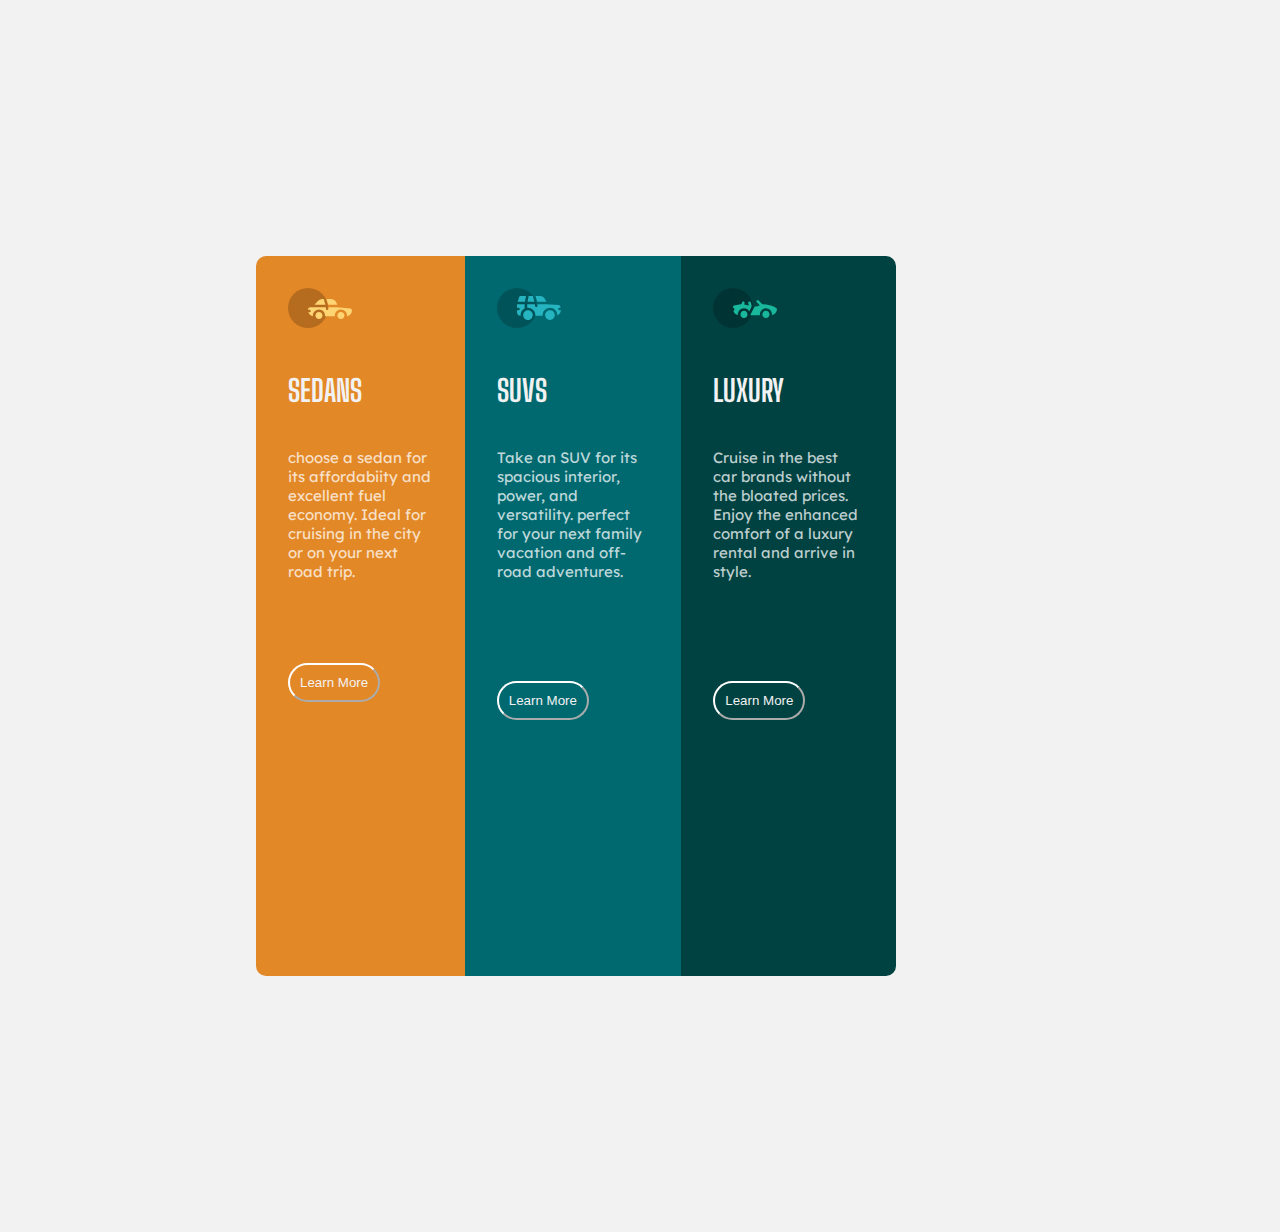
<file: css flex box & grid layout/index.html>
<!DOCTYPE html>
<html lang="en">
  <head>
    <link rel="preconnect" href="https://fonts.googleapis.com" />
    <link rel="preconnect" href="https://fonts.gstatic.com" crossorigin />
    <link
      href="https://fonts.googleapis.com/css2?family=Big+Shoulders+Display:wght@700&display=swap"
      rel="stylesheet"
    />
    <link rel="preconnect" href="https://fonts.googleapis.com" />
    <link rel="preconnect" href="https://fonts.gstatic.com" crossorigin />
    <link
      href="https://fonts.googleapis.com/css2?family=Lexend+Deca&display=swap"
      rel="stylesheet"
    />
    <link rel="stylesheet" href="style.css" />
    <meta charset="UTF-8" />
    <meta http-equiv="X-UA-Compatible" content="IE=edge" />
    <meta name="viewport" content="width=device-width, initial-scale=1.0" />
    <title>3-column card design using CSS Flexbox Layout</title>
  </head>
  <body>
    <main>
      <div class="container">
        <div class="container1">
          <img src="icon-sedans.svg" alt="icon sedan" />
          <h2>SEDANS</h2>
          <p>
            choose a sedan for its affordabiity and excellent fuel economy.
            Ideal for cruising in the city or on your next road trip.
          </p>
          <button>Learn More</button>
        </div>
        <div class="container2">
          <img src="icon-suvs.svg" alt="icon suvs" />
          <h2>SUVS</h2>
          <p>
            Take an SUV for its spacious interior, power, and versatility.
            perfect for your next family vacation and off-road adventures.
          </p>
          <button>Learn More</button>
        </div>
        <div class="container3">
          <img src="icon-luxury.svg" alt="icon luxury" />
          <h2>LUXURY</h2>
          <p>
            Cruise in the best car brands without the bloated prices. Enjoy the
            enhanced comfort of a luxury rental and arrive in style.
          </p>
          <button>Learn More</button>
        </div>
      </div>
    </main>
  </body>
</html>
</file>
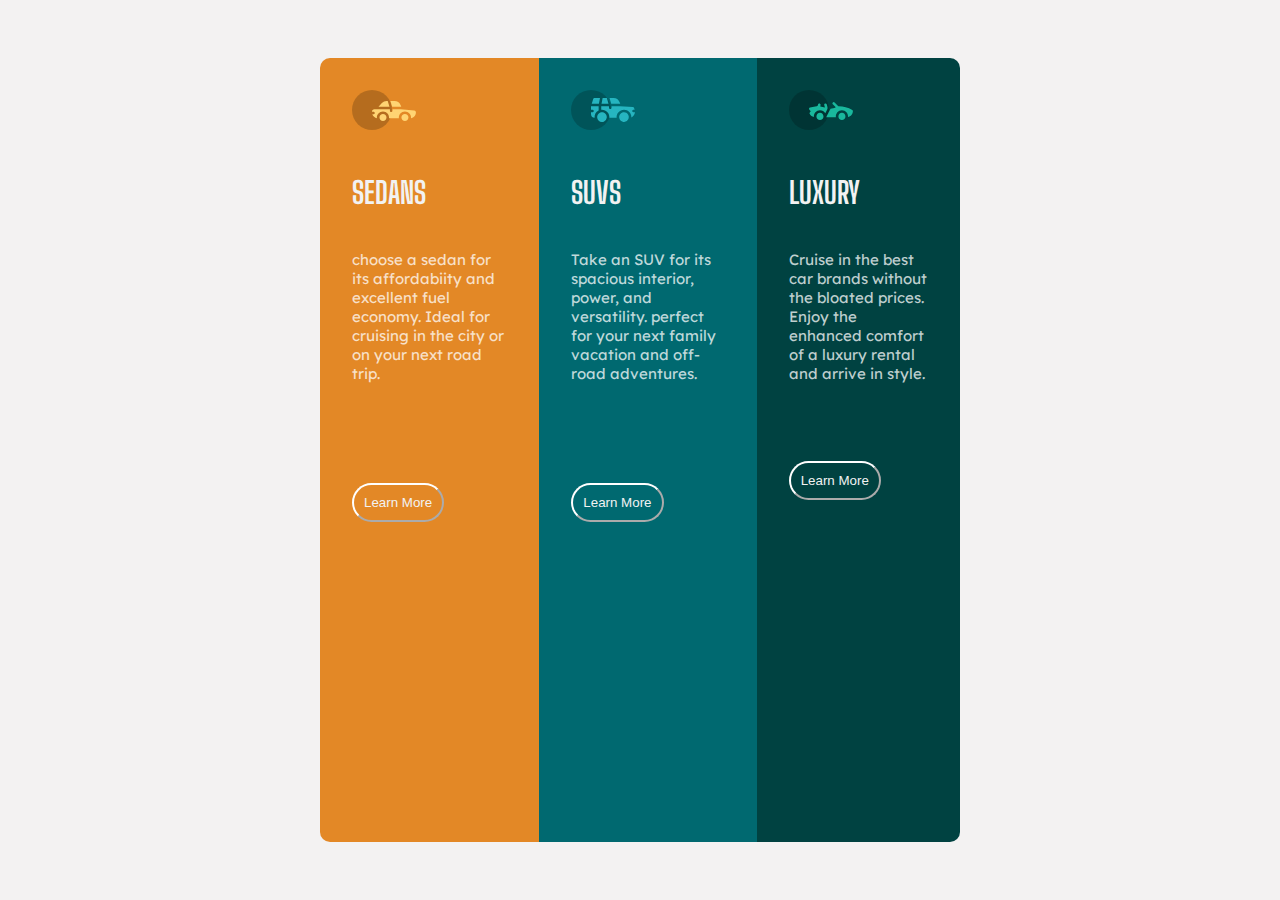
<file: css flex box & grid layout/grid.html>
<!DOCTYPE html>
<html lang="en">
  <head>
    <link rel="preconnect" href="https://fonts.googleapis.com" />
    <link rel="preconnect" href="https://fonts.gstatic.com" crossorigin />
    <link
      href="https://fonts.googleapis.com/css2?family=Big+Shoulders+Display:wght@700&display=swap"
      rel="stylesheet"
    />
    <link rel="preconnect" href="https://fonts.googleapis.com" />
    <link rel="preconnect" href="https://fonts.gstatic.com" crossorigin />
    <link
      href="https://fonts.googleapis.com/css2?family=Lexend+Deca&display=swap"
      rel="stylesheet"
    />
    <link rel="stylesheet" href="style2.css" />
    <meta charset="UTF-8" />
    <meta http-equiv="X-UA-Compatible" content="IE=edge" />
    <meta name="viewport" content="width=device-width, initial-scale=1.0" />
    <title>3-column design using CSS Grid Layout</title>
  </head>
  <body>
    <main>
      <div class="container1">
        <img src="icon-sedans.svg" alt="icon of a sedan car" />
        <h2>SEDANS</h2>
        <p>
          choose a sedan for its affordabiity and excellent fuel economy. Ideal
          for cruising in the city or on your next road trip.
        </p>
        <button>Learn More</button>
      </div>
      <div class="container2">
        <img src="icon-suvs.svg" alt="icon of an suvs car" />
        <h2>SUVS</h2>
        <p>
          Take an SUV for its spacious interior, power, and versatility. perfect
          for your next family vacation and off-road adventures.
        </p>
        <button>Learn More</button>
      </div>
      <div class="container3">
        <img src="icon-luxury.svg" alt="icon of a Luxury car " />
        <h2>LUXURY</h2>
        <p>
          Cruise in the best car brands without the bloated prices. Enjoy the
          enhanced comfort of a luxury rental and arrive in style.
        </p>
        <button>Learn More</button>
      </div>
    </main>
  </body>
</html>
</file>
<file: css flex box & grid layout/style.css>
*{
  margin: 0%;
  padding: 0%;
  box-sizing: border-box;
}

body{
  background-color: rgb(243, 242, 242);
}

.container {
  width: 50%;
  margin: 20%; 
  display: flex;
  /*border: 1px solid;*/
  border-radius: 10px;
  justify-content: center;
  align-items: center;
  height: 80vh;
}
/*stying for first,second & third div*/
.container1 {
  display: flexbox;
  background-color: hsl(31, 77%, 52%);
  padding: 2em;
  height: 100%;
  border-radius: 10px 0px 0px 10px;

}

.container2 {
  display: flexbox;
  background-color: hsl(184, 100%, 22%);
  padding: 2em;
  height: 100%;
}

.container3 {
  display: flexbox;
  background-color: hsl(179, 100%, 13%);
  padding: 2em;
  height: 100%;
  border-radius: 0px 10px 10px 0px;
}

/* styling for heading content*/
.container1 h2 {
  font-size: 30px;
  font-weight: 700;
  color: hsl(0, 0%, 95%);
  font-family: 'Big Shoulders Display', cursive;
  padding-bottom: 20px;
  padding-top: 40px;
}

.container2 h2 {
  font-size: 30px;
  font-weight: 700;
  color: hsl(0, 0%, 95%);
  font-family: 'Big Shoulders Display', cursive;
  padding-bottom: 20px;
  padding-top: 40px;

}

.container3 h2 {
  font-size: 30px;
  font-weight: 700;
  color: hsl(0, 0%, 95%);
  font-family: 'Big Shoulders Display', cursive;
  padding-bottom: 20px;
  padding-top: 40px;

}

/* styling for paragraphs content*/
.container1 p {
color: hsla(0, 0%, 100%, 0.75);
font-size: 15px;
font-family: 'Lexend Deca', sans-serif;
padding-bottom: 20px;
padding-top: 20px;
}

.container2 p {
  color: hsla(0, 0%, 100%, 0.75);
  font-size: 15px;
  font-family: 'Lexend Deca', sans-serif;
  padding-bottom: 20px;
  padding-top: 20px;
}

.container3 p {
  color: hsla(0, 0%, 100%, 0.75);
  font-size: 15px;
  font-family: 'Lexend Deca', sans-serif;
  padding-bottom: 20px;
  padding-top: 20px;
}

/* styling for buttons content*/
.container1 button{
  color: hsl(0, 0%, 95%);
  margin-top: 62px;
  border-radius: 20px;
  padding: 10px;
  background-color: hsl(31, 77%, 52%);
  border-color: white;
  cursor: pointer;
}

.container2 button{
  color: hsl(0, 0%, 95%);
  margin-top: 80px;
  border-radius: 20px;
  padding: 10px;
  border-color: white;
  background-color: hsl(184, 100%, 22%);
  cursor: pointer;
}

.container3 button{
  color: hsl(0, 0%, 95%);
  margin-top: 80px;
  border-radius: 20px;
  padding: 10px;
  border-color: white;
  background-color: hsl(179, 100%, 13%);
  cursor: pointer;
}
</file>
<file: css flex box & grid layout/style2.css>
*{
  margin: 0%;
  padding: 0%;
}

body{
  background-color: rgb(243, 242, 242);
  display: grid;
  place-items: center;
  min-height: 100vh;
}

main{
  display: grid;
  grid-template-areas: 'a b c';
  border-radius: 10px;
  justify-content: center;
  align-items: center;
  height: 80vh;
  width: 50%;
  margin: auto;
}

main div{
  padding: 2em;
  /*text-align: center;*/
}

.container1{
  background-color: hsl(31, 77%, 52%);
  grid-area: a; 
  height: 100%;
  border-radius: 10px 0px 0px 10px;
}

.container2{
  background-color: hsl(184, 100%, 22%);
  grid-area: b;
  height: 100%;
}

.container3{
  background-color: hsl(179, 100%, 13%);
  grid-area: c;
  height: 100%;
  border-radius: 0px 10px 10px 0px;
}

/* styling for heading content*/
.container1 h2 {
  font-size: 30px;
  font-weight: 700;
  color: hsl(0, 0%, 95%);
  font-family: 'Big Shoulders Display', cursive;
  padding-bottom: 20px;
  padding-top: 40px;
}

.container2 h2 {
  font-size: 30px;
  font-weight: 700;
  color: hsl(0, 0%, 95%);
  font-family: 'Big Shoulders Display', cursive;
  padding-bottom: 20px;
  padding-top: 40px;

}

.container3 h2 {
  font-size: 30px;
  font-weight: 700;
  color: hsl(0, 0%, 95%);
  font-family: 'Big Shoulders Display', cursive;
  padding-bottom: 20px;
  padding-top: 40px;

}


/* styling for paragraphs content*/
.container1 p {
  color: hsla(0, 0%, 100%, 0.75);
  font-size: 15px;
  font-family: 'Lexend Deca', sans-serif;
  padding-bottom: 20px;
  padding-top: 20px;
  }
  
  .container2 p {
    color: hsla(0, 0%, 100%, 0.75);
    font-size: 15px;
    font-family: 'Lexend Deca', sans-serif;
    padding-bottom: 20px;
    padding-top: 20px;
  }
  
  .container3 p {
    color: hsla(0, 0%, 100%, 0.75);
    font-size: 15px;
    font-family: 'Lexend Deca', sans-serif;
    padding-bottom: 20px;
    padding-top: 20px;
  }
  
  /* styling for buttons content*/
  .container1 button{
    color: hsl(0, 0%, 95%);
    margin-top: 80px;
    border-radius: 20px;
    padding: 10px;
    background-color: hsl(31, 77%, 52%);
    border-color: white;
    cursor: pointer;
  }

  .container2 button{
    color: hsl(0, 0%, 95%);
    margin-top: 80px;
    border-radius: 20px;
    padding: 10px;
    border-color: white;
    background-color: hsl(184, 100%, 22%);
    cursor: pointer;
  }
  
  .container3 button{
    color: hsl(0, 0%, 95%);
    margin-top: 58px;
    border-radius: 20px;
    padding: 10px;
    border-color: white;
    background-color: hsl(179, 100%, 13%);
    cursor: pointer;
  }
</file>
